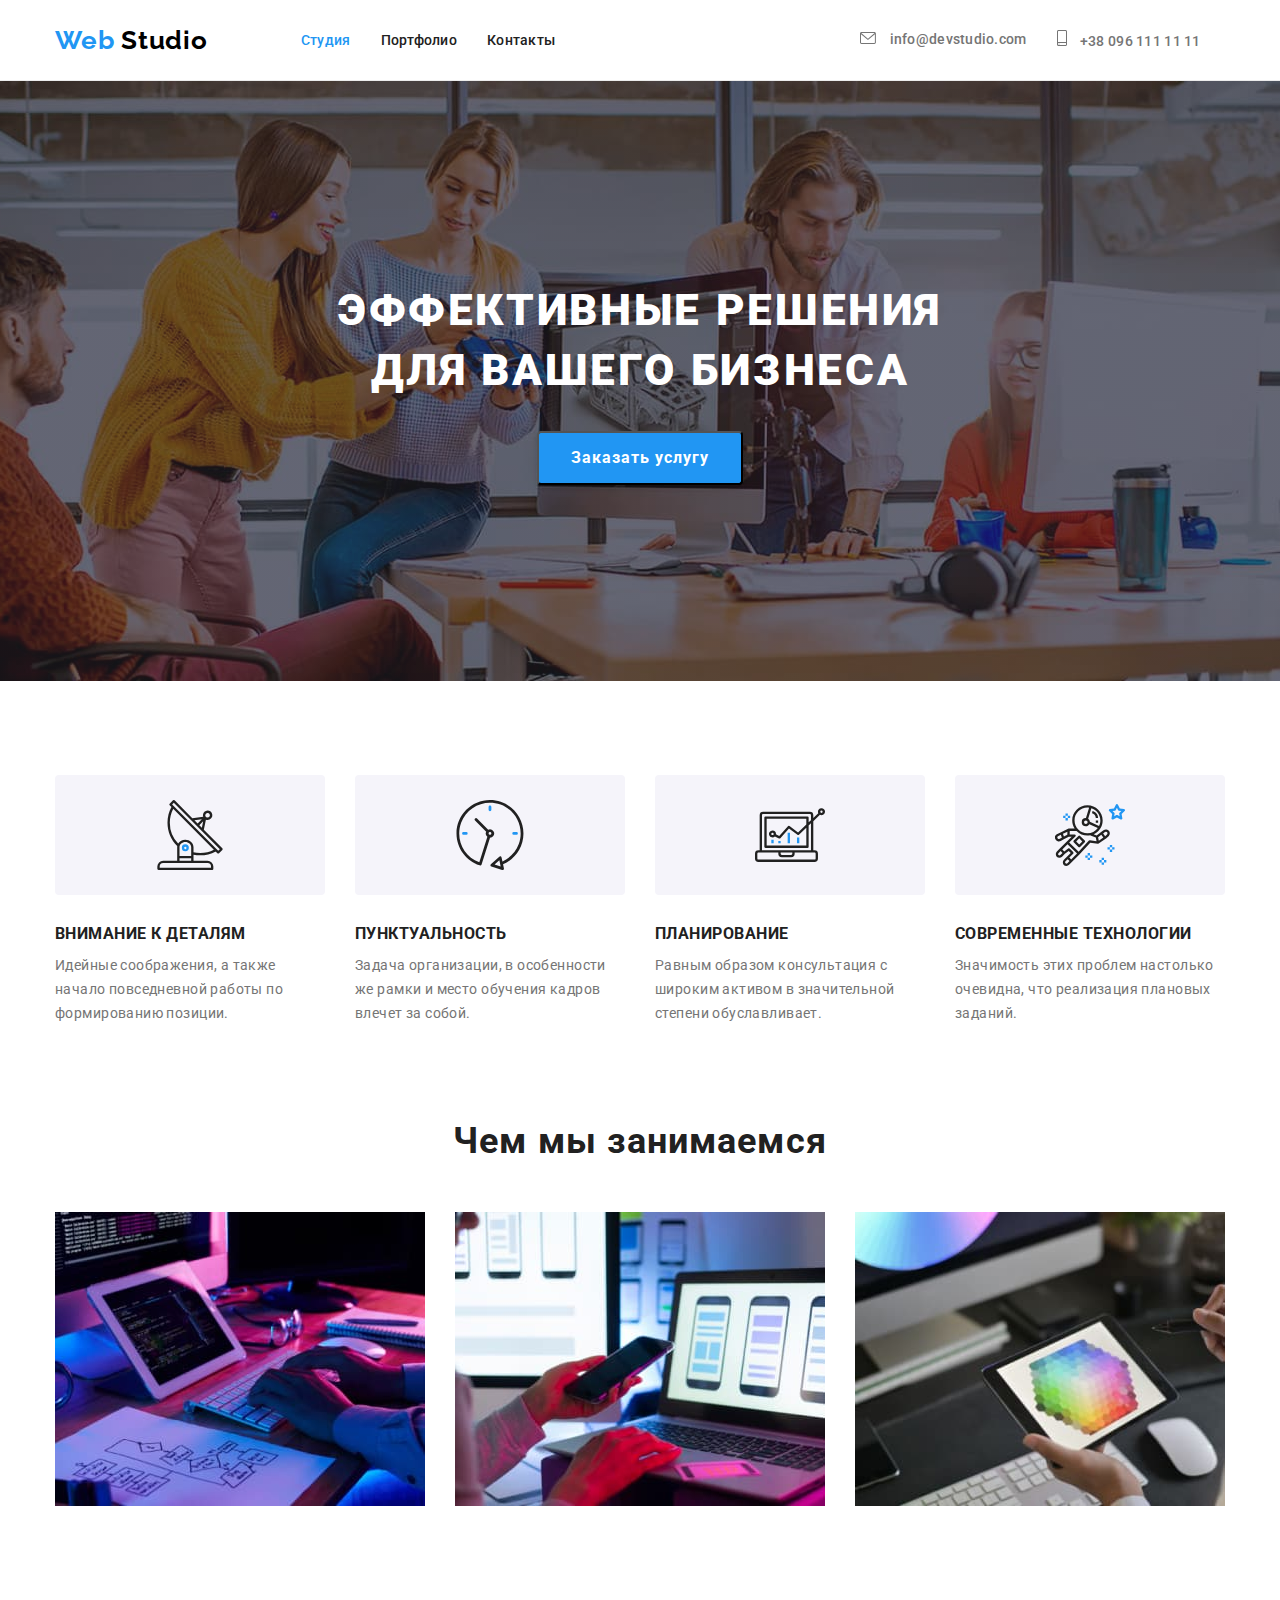
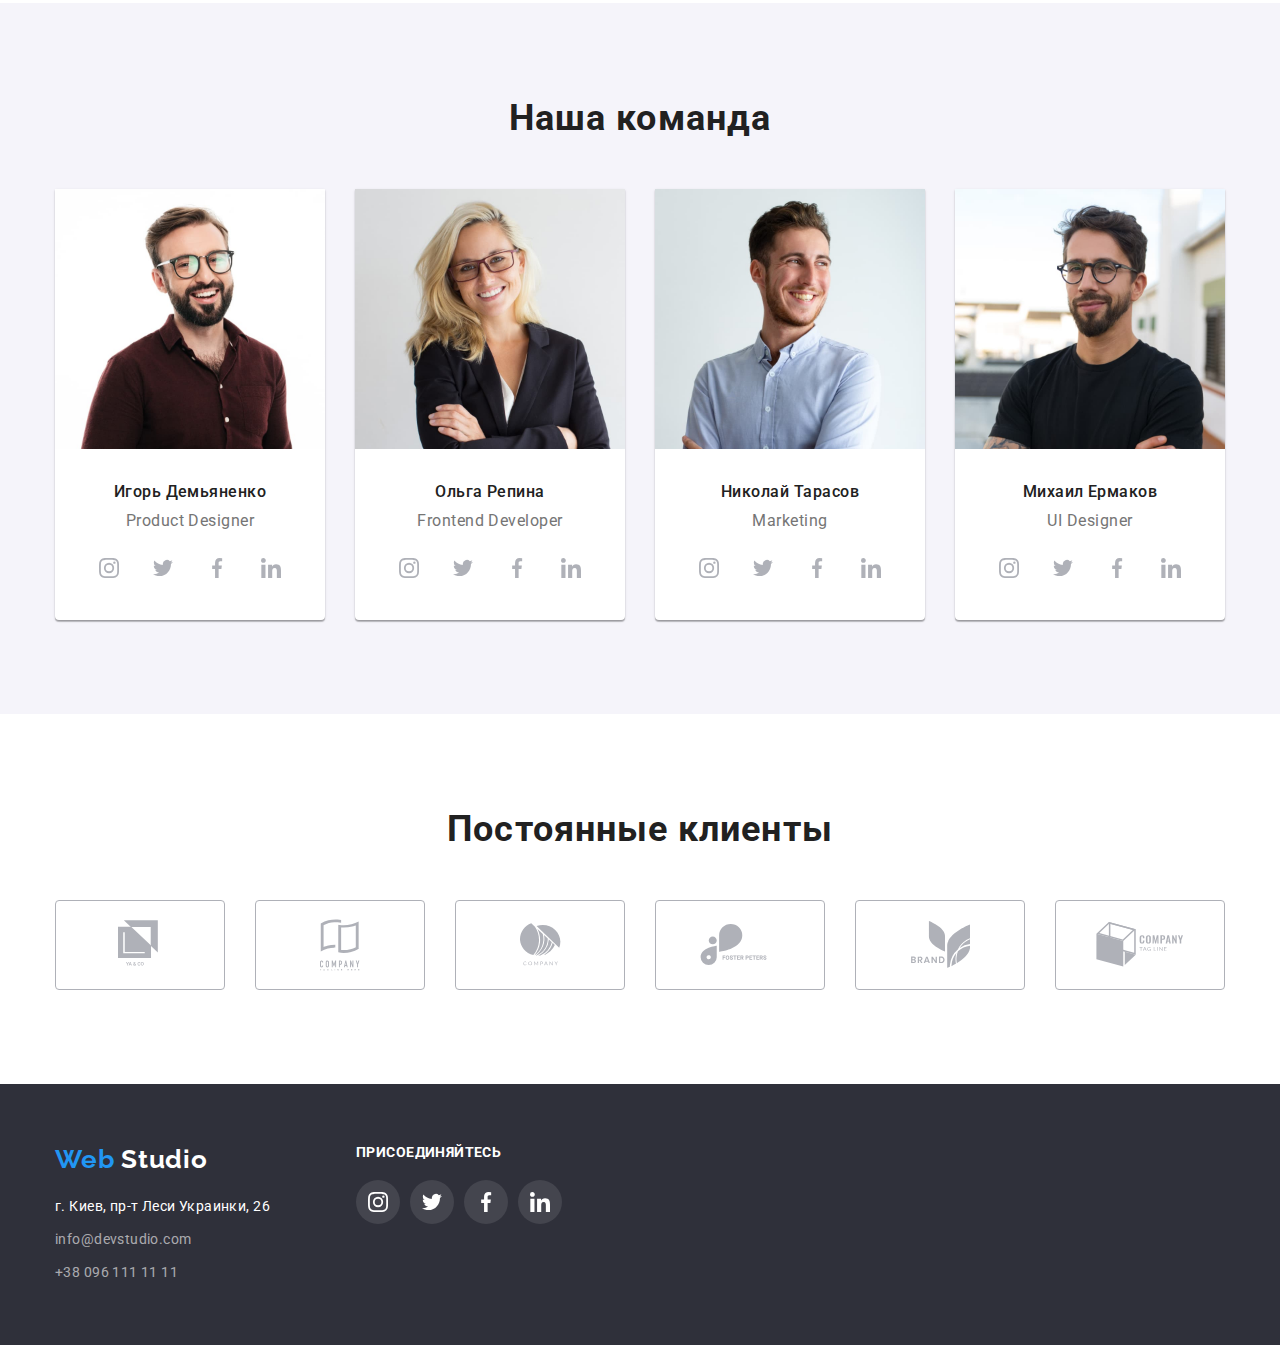
<file: index.html>
<!DOCTYPE html>
<html lang="ru">
	<head>
		<meta charset="UTF-8" />
		<meta name="viewport" content="width=device-width, initial-scale=1.0" />
		<title>Студия</title>
		<link
			rel="stylesheet"
			href="https://cdnjs.cloudflare.com/ajax/libs/modern-normalize/1.0.0/modern-normalize.min.css"
		/>
		<link rel="preconnect" href="https://fonts.gstatic.com" />
		<link
			href="https://fonts.googleapis.com/css2?family=Raleway:wght@700&family=Roboto:wght@400;500;700;900&display=swap"
			rel="stylesheet"
		/>
		<link rel="stylesheet" href="./css/styles.css" />
	</head>
	<body>
		<header class="header">
			<div class="container">
				<nav class="navigation">
					<a class="logo link" href="/index.html" lang="en">
						Web
						<span class="logo_black">Studio</span>
					</a>
					<ul class="menu_list list">
						<li class="menu_list_item">
							<a class="menu_list_link active_link link" href="#">Студия</a>
						</li>
						<li class="menu_list_item">
							<a class="menu_list_link link" href="./portfolio.html">Портфолио</a>
						</li>
						<li class="menu_list_item">
							<a class="menu_list_link link" href="./index.html">Контакты</a>
						</li>
					</ul>
				</nav>
				<address class="address">
					<a class="contact_mail link" href="mailto:info@devstudio.com">
						<svg class="pic_envelope" width="16px" height="12px">
							<use href="./images_svg/sprite.svg#envelope"></use>
						</svg>
						info@devstudio.com
					</a>
					<a class="contact_tel link" href="tel:+380961111111">
						<svg class="pic_smartphone" width="10px" height="16px">
							<use href="./images_svg/sprite.svg#smartphone"></use>
						</svg>
						+38 096 111 11 11
					</a>
				</address>
			</div>
		</header>
		<main>
			<!---HERO-->
			<section class="hero">
				<h1 class="hero_title">
					Эффективные решения
					<br />
					для вашего бизнеса
				</h1>
				<button class="button" type="button">Заказать услугу</button>
			</section>

			<!---Особенности-->
			<section class="features">
				<div class="container">
					<h2 class="features_title" hidden>Особенности</h2>
					<ul class="features_list list">
						<li class="features_list_item icon-antenna">
							<div class="features_item_pic">
								<svg class="feature_pic">
									<use href="./images_svg/sprite.svg#antenna"></use>
								</svg>
							</div>
							<h3 class="features_item_title">Внимание к деталям</h3>
							<p class="features_item_description">
								Идейные соображения, а также начало повседневной работы по формированию позиции.
							</p>
						</li>
						<li class="features_list_item icon-clock">
							<div class="features_item_pic">
								<svg class="feature_pic">
									<use href="./images_svg/sprite.svg#clock"></use>
								</svg>
							</div>
							<h3 class="features_item_title">Пунктуальность</h3>
							<p class="features_item_description">
								Задача организации, в особенности же рамки и место обучения кадров влечет за собой.
							</p>
						</li>
						<li class="features_list_item icon-diagram">
							<div class="features_item_pic">
								<svg class="feature_pic">
									<use href="./images_svg/sprite.svg#diagram"></use>
								</svg>
							</div>
							<h3 class="features_item_title">Планирование</h3>
							<p class="features_item_description">
								Равным образом консультация с широким активом в значительной степени обуславливает.
							</p>
						</li>
						<li class="features_list_item icon-astronaut">
							<div class="features_item_pic">
								<svg class="feature_pic">
									<use href="./images_svg/sprite.svg#astronaut"></use>
								</svg>
							</div>
							<h3 class="features_item_title">Современные технологии</h3>
							<p class="features_item_description">
								Значимость этих проблем настолько очевидна, что реализация плановых заданий.
							</p>
						</li>
					</ul>
				</div>
			</section>

			<!--Чем мы занимаемся-->
			<section class="about">
				<div class="container">
					<h2 class="about_title">Чем мы занимаемся</h2>
					<ul class="about_list list">
						<li class="about_img"><img src="./images/box_1.jpg" alt="box_1" width="370" /></li>
						<li class="about_img"><img src="./images/box_2.jpg" alt="box_2" width="370" /></li>
						<li class="about_img"><img src="./images/box_3.jpg" alt="box_3" width="370" /></li>
					</ul>
				</div>
			</section>

			<!--Наша команда-->
			<section class="our_team">
				<h2 class="our_team_title">Наша команда</h2>
				<div class="container">
					<ul class="our_team_list list">
						<li class="our_team_item">
							<img class="our_team_img" src="./images/demjanenko.jpg" alt="Игорь Демьяненко (фото)" width="270" />
							<h3 class="our_team_person">Игорь Демьяненко</h3>
							<p class="our_team_profession" lang="en">Product Designer</p>
							<ul class="social_list list">
								<li class="social_item icon-instagram">
									<a class="link_social" href="https://www.instagram.com/" aria-label="instagram">
										<svg class="icon_link">
											<use href="./images_svg/sprite.svg#instagram"></use>
										</svg>
									</a>
								</li>
								<li class="social_item icon-twitter">
									<a class="link_social" href="https://twitter.com/?lang=ru" aria-label="twitter">
										<svg class="icon_link">
											<use href="./images_svg/sprite.svg#twitter"></use>
										</svg>
									</a>
								</li>
								<li class="social_item icon-facebook">
									<a class="link_social" href="https://www.facebook.com/" aria-label="facebook">
										<svg class="icon_link">
											<use href="./images_svg/sprite.svg#facebook"></use>
										</svg>
									</a>
								</li>
								<li class="social_item icon-linkedin">
									<a
										class="link_social"
										href="https://www.linkedin.com/authwall?trk=bf&trkInfo=AQFQU4GR1DfptQAAAXaBrENY4tUHcgxnQT-7zcfJdnDuVNA3asmFvfvqSu0NkFpVjfwIOHPbWcX_E11xOpwyYZSCx-Q_JW-6I7pPxdfFWjn7p-mJKkLdEw6dqwgr5nu7y8K1pEQ=&originalReferer=https://www.google.com/&sessionRedirect=https%3A%2F%2Fru.linkedin.com%2F"
										aria-label="linkedin"
									>
										<svg class="icon_link">
											<use href="./images_svg/sprite.svg#linkedin"></use>
										</svg>
									</a>
								</li>
							</ul>
						</li>
						<li class="our_team_item">
							<img class="our_team_img" src="./images/repina.jpg" alt="Ольга Репина (фото)" width="270" />
							<h3 class="our_team_person">Ольга Репина</h3>
							<p class="our_team_profession" lang="en">Frontend Developer</p>
							<ul class="social_list list">
								<li class="social_item icon-instagram">
									<a class="link_social" href="https://www.instagram.com/" aria-label="instagram">
										<svg class="icon_link">
											<use href="./images_svg/sprite.svg#instagram"></use>
										</svg>
									</a>
								</li>
								<li class="social_item icon-twitter">
									<a class="link_social" href="https://twitter.com/?lang=ru" aria-label="twitter">
										<svg class="icon_link">
											<use href="./images_svg/sprite.svg#twitter"></use>
										</svg>
									</a>
								</li>
								<li class="social_item icon-facebook">
									<a class="link_social" href="https://www.facebook.com/" aria-label="facebook">
										<svg class="icon_link">
											<use href="./images_svg/sprite.svg#facebook"></use>
										</svg>
									</a>
								</li>
								<li class="social_item icon-linkedin">
									<a
										class="link_social"
										href="https://www.linkedin.com/authwall?trk=bf&trkInfo=AQFQU4GR1DfptQAAAXaBrENY4tUHcgxnQT-7zcfJdnDuVNA3asmFvfvqSu0NkFpVjfwIOHPbWcX_E11xOpwyYZSCx-Q_JW-6I7pPxdfFWjn7p-mJKkLdEw6dqwgr5nu7y8K1pEQ=&originalReferer=https://www.google.com/&sessionRedirect=https%3A%2F%2Fru.linkedin.com%2F"
										aria-label="linkedin"
									>
										<svg class="icon_link">
											<use href="./images_svg/sprite.svg#linkedin"></use>
										</svg>
									</a>
								</li>
							</ul>
						</li>
						<li class="our_team_item">
							<img class="our_team_img" src="./images/tarasov.jpg" alt="Николай Тарасов (фото)" width="270" />
							<h3 class="our_team_person">Николай Тарасов</h3>
							<p class="our_team_profession" lang="en">Marketing</p>
							<ul class="social_list list">
								<li class="social_item icon-instagram">
									<a class="link_social" href="https://www.instagram.com/" aria-label="instagram">
										<svg class="icon_link">
											<use href="./images_svg/sprite.svg#instagram"></use>
										</svg>
									</a>
								</li>
								<li class="social_item icon-twitter">
									<a class="link_social" href="https://twitter.com/?lang=ru" aria-label="twitter">
										<svg class="icon_link">
											<use href="./images_svg/sprite.svg#twitter"></use>
										</svg>
									</a>
								</li>
								<li class="social_item icon-facebook">
									<a class="link_social" href="https://www.facebook.com/" aria-label="facebook">
										<svg class="icon_link">
											<use href="./images_svg/sprite.svg#facebook"></use>
										</svg>
									</a>
								</li>
								<li class="social_item icon-linkedin">
									<a
										class="link_social"
										href="https://www.linkedin.com/authwall?trk=bf&trkInfo=AQFQU4GR1DfptQAAAXaBrENY4tUHcgxnQT-7zcfJdnDuVNA3asmFvfvqSu0NkFpVjfwIOHPbWcX_E11xOpwyYZSCx-Q_JW-6I7pPxdfFWjn7p-mJKkLdEw6dqwgr5nu7y8K1pEQ=&originalReferer=https://www.google.com/&sessionRedirect=https%3A%2F%2Fru.linkedin.com%2F"
										aria-label="linkedin"
									>
										<svg class="icon_link">
											<use href="./images_svg/sprite.svg#linkedin"></use>
										</svg>
									</a>
								</li>
							</ul>
						</li>
						<li class="our_team_item">
							<img class="our_team_img" src="./images/ermakov.jpg" alt="Михаил Ермаков (фото)" width="270" />
							<h3 class="our_team_person">Михаил Ермаков</h3>
							<p class="our_team_profession" lang="en">UI Designer</p>
							<ul class="social_list list">
								<li class="social_item icon-instagram">
									<a class="link_social" href="https://www.instagram.com/" aria-label="instagram">
										<svg class="icon_link">
											<use href="./images_svg/sprite.svg#instagram"></use>
										</svg>
									</a>
								</li>
								<li class="social_item icon-twitter">
									<a class="link_social" href="https://twitter.com/?lang=ru" aria-label="twitter">
										<svg class="icon_link">
											<use href="./images_svg/sprite.svg#twitter"></use>
										</svg>
									</a>
								</li>
								<li class="social_item icon-facebook">
									<a class="link_social" href="https://www.facebook.com/" aria-label="facebook">
										<svg class="icon_link">
											<use href="./images_svg/sprite.svg#facebook"></use>
										</svg>
									</a>
								</li>
								<li class="social_item icon-linkedin">
									<a
										class="link_social"
										href="https://www.linkedin.com/authwall?trk=bf&trkInfo=AQFQU4GR1DfptQAAAXaBrENY4tUHcgxnQT-7zcfJdnDuVNA3asmFvfvqSu0NkFpVjfwIOHPbWcX_E11xOpwyYZSCx-Q_JW-6I7pPxdfFWjn7p-mJKkLdEw6dqwgr5nu7y8K1pEQ=&originalReferer=https://www.google.com/&sessionRedirect=https%3A%2F%2Fru.linkedin.com%2F"
										aria-label="linkedin"
									>
										<svg class="icon_link">
											<use href="./images_svg/sprite.svg#linkedin"></use>
										</svg>
									</a>
								</li>
							</ul>
						</li>
					</ul>
				</div>
			</section>
			<!--Постоянные клиенты-->
			<section class="clients">
				<div class="container">
					<h2 class="clients_title">Постоянные клиенты</h2>
					<ul class="clients_list list">
						<li class="client">
							<a class="link_client" href="" aria-label="Logo_client">
								<svg class="icon_client" width="44" height="49">
									<use href="./images_svg/sprite.svg#logo-1"></use>
								</svg>
							</a>
						</li>
						<li class="client">
							<a class="link_client" href="" aria-label="Logo_client">
								<svg class="icon_client" width="40" height="52">
									<use href="./images_svg/sprite.svg#logo-2"></use>
								</svg>
							</a>
						</li>
						<li class="client">
							<a class="link_client" href="" aria-label="Logo_client">
								<svg class="icon_client" width="41" height="43">
									<use href="./images_svg/sprite.svg#logo-3"></use>
								</svg>
							</a>
						</li>
						<li class="client">
							<a class="link_client" href="" aria-label="Logo_client">
								<svg class="icon_client" width="80" height="42">
									<use href="./images_svg/sprite.svg#logo-4"></use>
								</svg>
							</a>
						</li>
						<li class="client">
							<a class="link_client" href="" aria-label="Logo_client">
								<svg class="icon_client" width="59" height="47">
									<use href="./images_svg/sprite.svg#logo-5"></use>
								</svg>
							</a>
						</li>
						<li class="client">
							<a class="link_client" href="" aria-label="Logo_client">
								<svg class="icon_client" width="88" height="45">
									<use href="./images_svg/sprite.svg#logo-6"></use>
								</svg>
							</a>
						</li>
					</ul>
				</div>
			</section>
		</main>
		<!--Footer-->
		<footer class="footer">
			<div class="container footer1">
				<div class="footer2">
					<a class="logo link" href="/" lang="en">
						Web
						<span class="logo_white">Studio</span>
					</a>
					<address class="address_footer">
						<p class="post_address">г. Киев, пр-т Леси Украинки, 26</p>
						<a class="footer_contact_mail link" href="mailto:info@devstudio.com">info@devstudio.com</a>
						<br />
						<a class="footer_contact_tel link" href="tel:+380961111111">+38 096 111 11 11</a>
					</address>
				</div>
				<div class="container footer_socials">
					<p class="contact_us">Присоединяйтесь</p>
					<ul class="footer_social_list list">
						<li class="social_item icon-instagram">
							<a class="link_social dark_bg" href="https://www.instagram.com/" aria-label="instagram">
								<svg class="icon_link">
									<use href="./images_svg/sprite.svg#instagram"></use>
								</svg>
							</a>
						</li>
						<li class="social_item icon-twitter">
							<a class="link_social dark_bg" href="https://twitter.com/?lang=ru" aria-label="twitter">
								<svg class="icon_link">
									<use href="./images_svg/sprite.svg#twitter"></use>
								</svg>
							</a>
						</li>
						<li class="social_item icon-facebook">
							<a class="link_social dark_bg" href="https://www.facebook.com/" aria-label="facebook">
								<svg class="icon_link">
									<use href="./images_svg/sprite.svg#facebook"></use>
								</svg>
							</a>
						</li>
						<li class="social_item icon-linkedin">
							<a
								class="link_social dark_bg"
								href="https://www.linkedin.com/authwall?trk=bf&trkInfo=AQFQU4GR1DfptQAAAXaBrENY4tUHcgxnQT-7zcfJdnDuVNA3asmFvfvqSu0NkFpVjfwIOHPbWcX_E11xOpwyYZSCx-Q_JW-6I7pPxdfFWjn7p-mJKkLdEw6dqwgr5nu7y8K1pEQ=&originalReferer=https://www.google.com/&sessionRedirect=https%3A%2F%2Fru.linkedin.com%2F"
								aria-label="linkedin"
							>
								<svg class="icon_link">
									<use href="./images_svg/sprite.svg#linkedin"></use>
								</svg>
							</a>
						</li>
					</ul>
				</div>
			</div>
		</footer>
	</body>
</html>
</file>
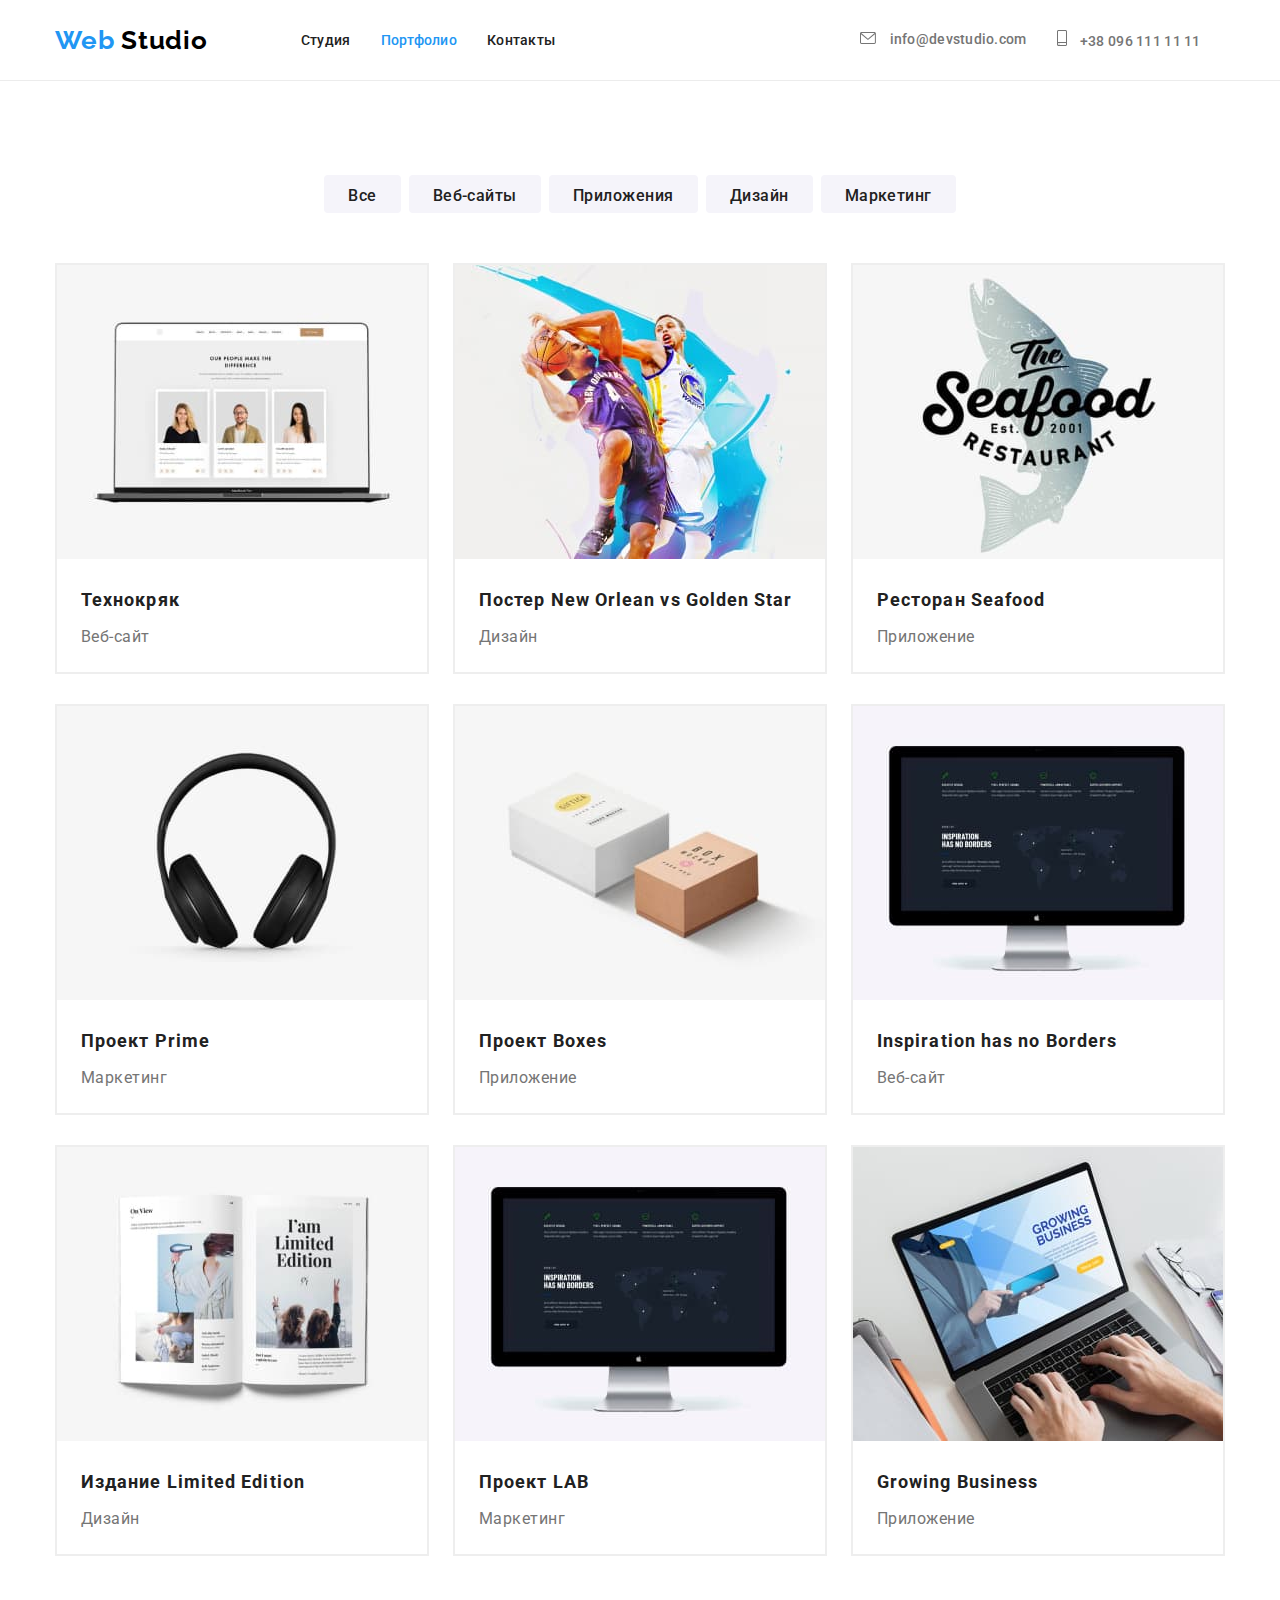
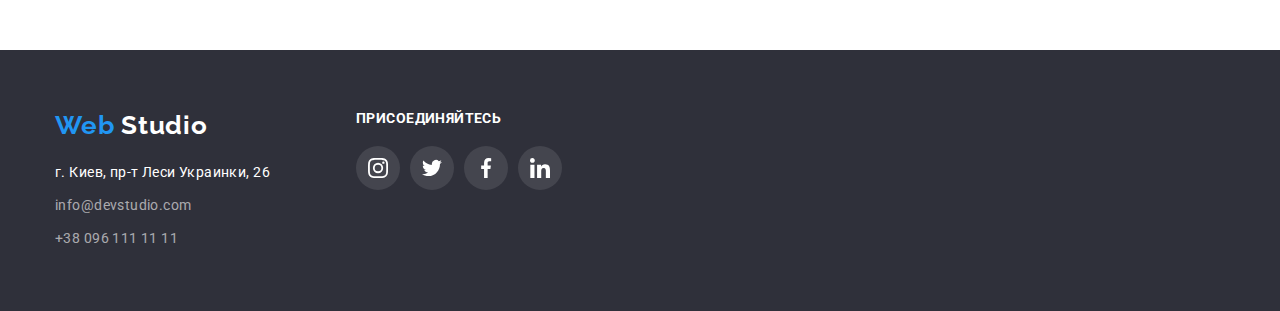
<file: portfolio.html>
<!DOCTYPE html>
<html lang="ru">
	<head>
		<meta charset="UTF-8" />
		<meta name="viewport" content="width=device-width, initial-scale=1.0" />
		<title>Портфолиоt</title>
		<link
			rel="stylesheet"
			href="https://cdnjs.cloudflare.com/ajax/libs/modern-normalize/1.0.0/modern-normalize.min.css"
		/>
		<link rel="preconnect" href="https://fonts.gstatic.com" />
		<link
			href="https://fonts.googleapis.com/css2?family=Raleway:wght@700&family=Roboto:wght@400;500;700;900&display=swap"
			rel="stylesheet"
		/>
		<link rel="stylesheet" href="./css/styles.css" />
	</head>
	<body>
		<header class="header">
			<div class="container">
				<nav class="navigation">
					<a class="logo link" href="/" lang="en">
						Web
						<span class="logo_black">Studio</span>
					</a>
					<ul class="menu_list list">
						<li class="menu_list_item">
							<a class="menu_list_link link" href="./index.html">Студия</a>
						</li>
						<li class="menu_list_item">
							<a class="menu_list_link active_link link" href="#">Портфолио</a>
						</li>
						<li class="menu_list_item">
							<a class="menu_list_link link" href="./index.html">Контакты</a>
						</li>
					</ul>
				</nav>
				<address class="address">
					<a class="contact_mail link" href="mailto:info@devstudio.com">
						<svg class="pic_envelope" width="16px" height="12px">
							<use href="./images_svg/sprite.svg#envelope"></use>
						</svg>
						info@devstudio.com
					</a>
					<a class="contact_tel link" href="tel:+380961111111">
						<svg class="pic_smartphone" width="10px" height="16px">
							<use href="./images_svg/sprite.svg#smartphone"></use>
						</svg>
						+38 096 111 11 11
					</a>
				</address>
			</div>
		</header>
		<main>
			<!--Фильтры-->
			<section class="filters">
				<div class="container">
					<h2 class="filters_title" hidden>Фильтры</h2>
					<div class="filters_buttons">
						<ul class="filters_list list">
							<li class="filter_name"><button class="button2" type="button">Все</button></li>
							<li class="filter_name"><button class="button2" type="button">Веб-сайты</button></li>
							<li class="filter_name"><button class="button2" type="button">Приложения</button></li>
							<li class="filter_name"><button class="button2" type="button">Дизайн</button></li>
							<li class="filter_name"><button class="button2" type="button">Маркетинг</button></li>
						</ul>
						<h2 hidden>--Проекты--</h2>
						<ul class="project_list list">
							<li class="project_item">
								<a class="project_item" href="">
									<img class="project_image" src="./images_portfolio/tehnokrak.jpg" alt="Технокряк" />
									<div class="proj_title">
										<h3 class="proj_name">Технокряк</h3>
										<p class="proj_description">Веб-сайт</p>
									</div>
								</a>
							</li>
							<li class="project_item">
								<a class="project_item" href="">
									<img
										class="project_image"
										src="./images_portfolio/new-orlean.jpg"
										alt="Постер New Orlean vs Golden Star"
									/>
									<div class="proj_title">
										<h3 class="proj_name">Постер New Orlean vs Golden Star</h3>
										<p class="proj_description">Дизайн</p>
									</div>
								</a>
							</li>
							<li class="project_item">
								<a class="project_item" href="">
									<img class="project_image" src="./images_portfolio/Seafood.jpg" alt="Ресторан Seafood" />
									<div class="proj_title">
										<h3 class="proj_name">Ресторан Seafood</h3>
										<p class="proj_description">Приложение</p>
									</div>
								</a>
							</li>
							<li class="project_item">
								<a class="project_item" href="">
									<img class="project_image" src="./images_portfolio/prime.jpg" alt="Проект Prime" />
									<div class="proj_title">
										<h3 class="proj_name">Проект Prime</h3>
										<p class="proj_description">Маркетинг</p>
									</div>
								</a>
							</li>
							<li class="project_item">
								<a class="project_item" href="">
									<img class="project_image" src="./images_portfolio/boxes.jpg" alt="Проект Boxes" />
									<div class="proj_title">
										<h3 class="proj_name">Проект Boxes</h3>
										<p class="proj_description">Приложение</p>
									</div>
								</a>
							</li>
							<li class="project_item">
								<a class="project_item" href="">
									<img
										class="project_image"
										src="./images_portfolio/inspiration.jpg"
										alt="Inspiration has no Borders"
									/>
									<div class="proj_title">
										<h3 class="proj_name">Inspiration has no Borders</h3>
										<p class="proj_description">Веб-сайт</p>
									</div>
								</a>
							</li>
							<li class="project_item">
								<a class="project_item" href="">
									<img
										class="project_image"
										src="./images_portfolio/limited-edition.jpg"
										alt="Издание Limited Edition"
									/>
									<div class="proj_title">
										<h3 class="proj_name">Издание Limited Edition</h3>
										<p class="proj_description">Дизайн</p>
									</div>
								</a>
							</li>
							<li class="project_item">
								<a class="project_item" href="">
									<img class="project_image" src="./images_portfolio/inspiration.jpg" alt="Проект LAB" />
									<div class="proj_title">
										<h3 class="proj_name">Проект LAB</h3>
										<p class="proj_description">Маркетинг</p>
									</div>
								</a>
							</li>
							<li class="project_item">
								<a class="project_item" href="">
									<img class="project_image" src="./images_portfolio/growing-business.jpg" alt="Growing Business" />
									<div class="proj_title">
										<h3 class="proj_name">Growing Business</h3>
										<p class="proj_description">Приложение</p>
									</div>
								</a>
							</li>
						</ul>
					</div>
				</div>
			</section>
		</main>
		<!--Footer-->
		<footer class="footer">
			<div class="container footer1">
				<div class="footer2">
					<a class="logo link" href="/" lang="en">
						Web
						<span class="logo_white">Studio</span>
					</a>
					<address class="address_footer">
						<p class="post_address">г. Киев, пр-т Леси Украинки, 26</p>
						<a class="footer_contact_mail link" href="mailto:info@devstudio.com">info@devstudio.com</a>
						<br />
						<a class="footer_contact_tel link" href="tel:+380961111111">+38 096 111 11 11</a>
					</address>
				</div>
				<div class="container footer_socials">
					<p class="contact_us">Присоединяйтесь</p>
					<ul class="footer_social_list list">
						<li class="social_item icon-instagram">
							<a class="link_social dark_bg" href="https://www.instagram.com/" aria-label="instagram">
								<svg class="icon_link">
									<use href="./images_svg/sprite.svg#instagram"></use>
								</svg>
							</a>
						</li>
						<li class="social_item icon-twitter">
							<a class="link_social dark_bg" href="https://twitter.com/?lang=ru" aria-label="twitter">
								<svg class="icon_link">
									<use href="./images_svg/sprite.svg#twitter"></use>
								</svg>
							</a>
						</li>
						<li class="social_item icon-facebook">
							<a class="link_social dark_bg" href="https://www.facebook.com/" aria-label="facebook">
								<svg class="icon_link">
									<use href="./images_svg/sprite.svg#facebook"></use>
								</svg>
							</a>
						</li>
						<li class="social_item icon-linkedin">
							<a
								class="link_social dark_bg"
								href="https://www.linkedin.com/authwall?trk=bf&trkInfo=AQFQU4GR1DfptQAAAXaBrENY4tUHcgxnQT-7zcfJdnDuVNA3asmFvfvqSu0NkFpVjfwIOHPbWcX_E11xOpwyYZSCx-Q_JW-6I7pPxdfFWjn7p-mJKkLdEw6dqwgr5nu7y8K1pEQ=&originalReferer=https://www.google.com/&sessionRedirect=https%3A%2F%2Fru.linkedin.com%2F"
								aria-label="linkedin"
							>
								<svg class="icon_link">
									<use href="./images_svg/sprite.svg#linkedin"></use>
								</svg>
							</a>
						</li>
					</ul>
				</div>
			</div>
		</footer>
	</body>
</html>
</file>
<file: css/styles.css>
/*font-family: "Raleway", sans-serif;
font-family: "Roboto", sans-serif; */

h1,
h2,
h3,
h4,
h5,
h6,
p {
	margin: 0;
	padding: 0;
}

ul {
	margin: 0;
	padding: 0;
}

:root {
	--main-font: "Roboto", sans-serif;
	--secondary-font: "Raleway", sans-serif;
	--accent-color: #2196f3;
}

body {
	font-family: var(--main-font);
	font-style: normal;
	font-size: 14px;
}

.link {
	font-style: normal;
	font-weight: 500;
	line-height: 1.14;
	letter-spacing: 0.02em;
	font-size: 14px;
	color: #212121;
	text-decoration: none;
	cursor: pointer;
}

.list {
	list-style: none;
}

.img {
	display: block;
}

.container {
	width: 1200px;
	margin: 0 auto;
	padding: 0 15px;
}
/*==================   header   ==================*/
/* .header {
	border-bottom: 1px solid #ececec;
} */

.header::after {
	display: block;
	content: "";
	height: 1px;
	background-color: #ececec;
}

.header .container {
	display: flex;
	align-items: center;
	height: 80px;
}

.navigation {
	display: flex;
	align-items: center;
}

.menu_list {
	display: flex;
	margin-right: 305px;
}

.menu_list_item:not(:last-child),
.contact_mail {
	margin-right: 30px;
}

.pic_smartphone,
.pic_envelope {
	/* display: inline-block; */
	margin-right: 10px;
	fill: #757575;
}

.address {
	display: flex;
	align-items: center;
}

.header .logo {
	margin-right: 93px;
}

.logo {
	font-family: var(--secondary-font);
	font-weight: 700;
	font-size: 26px;
	line-height: 1.192;
	/* identical to box height */
	letter-spacing: 0.03em;
	color: var(--accent-color);
}

.logo_black {
	color: #000000;
}

.contact_mail,
.contact_tel {
	color: #757575;
}
.active_link,
.menu_list_link:hover,
.menu_list_link:focus,
.contact_mail:hover,
.contact_mail:focus,
.contact_tel:hover,
.contact_tel:focus {
	color: var(--accent-color);
}

.contact_mail:hover .pic_envelope,
.contact_mail:focus .pic_envelope,
.contact_tel:hover .pic_smartphone,
.contact_tel:focus .pic_smartphone {
	fill: var(--accent-color);
}
/*==================   END header   ==================*/

/*==================   HERO   ==================*/
.hero {
	min-height: 600px;
	/* max-width: 1600px; */
	margin-left: auto;
	margin-right: auto;
	background-image: linear-gradient(to right, rgba(47, 48, 58, 0.4), rgba(47, 48, 58, 0.4)),
		url(../images/background.jpg);
	background-repeat: no-repeat;
	background-position: center;
	background-size: cover;
	background-color: #2f303a;
}

.hero_title {
	font-weight: 900;
	font-size: 44px;
	line-height: 1.36;
	/* or 136% */

	text-align: center;
	letter-spacing: 0.06em;
	text-transform: uppercase;
	color: #ffffff;

	padding-top: 200px;
}

.button {
	font-weight: 700;
	font-size: 16px;
	line-height: 1.87;
	/* identical to box height, or 187% */

	display: flex;
	align-items: center;
	margin: auto;
	margin-top: 30px;
	min-width: 200px;
	/* height: 50px; */
	letter-spacing: 0.06em;
	justify-content: center;
	color: #ffffff;
	padding: 10px 32px;

	background: var(--accent-color);
	box-shadow: 0px 4px 4px rgba(0, 0, 0, 0.15);
	border-radius: 4px;
	cursor: pointer;
}
/*==================   END HERO   ==================*/

/*==================   Features   ==================*/
.features {
	padding-top: 94px;
}

.features_list {
	display: flex;
	align-items: center;
}

.features_list_item {
	display: block;
	width: 270px;
}

.features_list_item:not(:last-child) {
	margin-right: 30px;
}

/* ======================картинки как background (помощью 
                  псевдоэлемента ::before     =================== */
/* 
.features_list_item::before {
	display: block;
	content: "";
	height: 120px;
	margin-bottom: 30px;
	background-size: 70px;
	background-repeat: no-repeat;
	background-position: center;
	background-color: #f5f4fa;
	border-radius: 4px;
}

.icon-antenna::before {
	background-image: url(../images_svg/antenna.svg);
}

.icon-clock::before {
	background-image: url(../images_svg/clock.svg);
}

.icon-diagram::before {
	background-image: url(../images_svg/diagram.svg);
}

.icon-astronaut::before {
	background-image: url(../images_svg/astronaut.svg);
} */

.features_item_pic {
	display: block;
	padding: 25px 100px;
	/* content: ""; */
	height: 120px;
	margin-bottom: 30px;
	/* background-size: 70px;
	background-repeat: no-repeat;
	background-position: center; */
	background-color: #f5f4fa;
	border-radius: 4px;
	justify-content: center;
}

.feature_pic {
	display: block;
	height: 70px;
	width: 70px;
	margin: 0;
}

.features_item_title {
	font-weight: 700;
	line-height: 1.143;
	letter-spacing: 0.03em;
	text-transform: uppercase;
	color: #212121;
}

.features_item_description {
	font-weight: 400;
	line-height: 1.71;
	/* or 171% */
	letter-spacing: 0.03em;
	color: #757575;
	margin-top: 10px;
}
/*==================   END Features   ==================*/

/*==================   ABOUT   ==================*/
.about {
	padding-top: 94px;
	padding-bottom: 94px;
	/* display: flex;
	align-items: center; */
}

.about_title {
	font-weight: 700;
	font-size: 36px;
	line-height: 1.167;
	text-align: center;
	letter-spacing: 0.03em;

	color: #212121;
}

.about_list {
	display: flex;
	align-items: center;
	margin-top: 50px;
}

.about_img:not(:last-child) {
	margin-right: 30px;
	flex-basis: calc((100%-60) / 3);
	/* 370px; */
}
/*==================   END ABOUT   ==================*/

/*==================   OUR TEAM   ==================*/
.our_team {
	/* margin-top: 94px; */
	background: #f5f4fa;
	padding-top: 94px;
	padding-bottom: 94px;
}

.our_team_title {
	font-weight: 700;
	font-size: 36px;
	line-height: 1.167;
	text-align: center;
	letter-spacing: 0.03em;
	color: #212121;
	margin-bottom: 50px;
}

.our_team_list {
	display: flex;
}

.our_team_item {
	display: block;
	flex-basis: calc((100%-90) / 4);
	background: #ffffff;
	box-shadow: 0px 1px 3px rgba(0, 0, 0, 0.12), 0px 1px 1px rgba(0, 0, 0, 0.14), 0px 2px 1px rgba(0, 0, 0, 0.2);
	border-radius: 0px 0px 4px 4px;
}

.our_team_item:not(:last-child) {
	margin-right: 30px;
}

.our_team_person,
.our_team_profession {
	font-weight: 500;
	font-size: 16px;
	line-height: 1.1875;
	/* identical to box height */
	text-align: center;
	letter-spacing: 0.03em;
	color: #212121;
	margin-top: 30px;
}

.our_team_profession {
	font-weight: 400;
	color: #757575;
	margin-top: 10px;
}

.social_list {
	display: flex;
	margin: 16px 32px 30px;
	justify-content: space-between;
}

.link_social {
	display: flex;
	justify-content: center;
	align-items: center;
	width: 44px;
	height: 44px;
	/* color: #afb1b8; */
	background-color: #ffffff;
	/* border: none; */
	border-radius: 50%;
	/* cursor: pointer; */
}

.icon_link {
	/* display: block; */
	height: 20px;
	width: 20px;
	fill: #afb1b8;
}

.link_social:hover,
.link_social:focus {
	background-color: var(--accent-color);
}

.link_social:hover .icon_link,
.link_social:focus .icon_link {
	fill: #ffffff;
}
/*==================   END OUR TEAM   ==================*/

/*==================   CLIENTS   ==================*/
.clients {
	padding-top: 94px;
	padding-bottom: 94px;
	/* display: flex;
	align-items: center; */
}

.clients_title {
	font-weight: 700;
	font-size: 36px;
	line-height: 1.167;
	text-align: center;
	letter-spacing: 0.03em;
	color: #212121;
}

.clients_list {
	display: flex;
	/* align-items: center; */
	margin-top: 50px;
	justify-content: space-between;
}

.link_client {
	display: flex;
	justify-content: center;
	align-items: center;
	width: 170px;
	height: 90px;
	border: 1px solid #afb1b8;
	border-radius: 4px;
	background-color: #ffffff;
}

.icon_client {
	display: block;
	fill: #afb1b8;
}

.link_client:hover,
.link_client:focus {
	border: 1px solid var(--accent-color);
}

.link_client:hover .icon_client,
.link_client:focus .icon_client {
	fill: var(--accent-color);
}
/*==================   END ABOUT   ==================*/

/*==================   FOOTER   ==================*/

.logo_white {
	color: #ffffff;
}

.footer {
	background: #2f303a;
}

.footer1 {
	display: flex;
	font-weight: 400;
	letter-spacing: 0.03em;
	padding-top: 60px;
	padding-bottom: 60px;
}

.footer2 {
	display: block;
	width: 231px;
}

.address_footer {
	display: block;
}
.post_address {
	font-style: normal;
	line-height: 1.71;
	color: #ffffff;
	margin: 20px 0 0 0;
}
.footer_contact_mail,
.footer_contact_tel {
	display: inline-block;
	font-style: normal;
	font-weight: 400;
	letter-spacing: 0.03em;
	line-height: 1.71;
	color: rgba(255, 255, 255, 0.6);
	margin-top: 9px;
}

.footer_socials {
	display: block;
	width: 206px;
	padding: 0;
	margin-left: 70px;
	/* outline: cyan solid 1px; */
}

.footer_social_list {
	display: flex;
	margin-top: 20px;
	/* outline: #000000 solid 1px; */
	list-style: none;
	height: 44px;
	justify-content: space-between;
}

.dark_bg {
	background-color: rgba(255, 255, 255, 0.1);
}

.dark_bg:hover,
.dark_bg:focus {
	background-color: var(--accent-color);
}

.dark_bg .icon_link,
.dark_bg:focus .icon_link,
.dark_bg:hover .icon_link {
	fill: #ffffff;
}

.contact_us {
	display: inline-block;
	font-family: Roboto;
	font-style: normal;
	font-weight: 700;
	font-size: 14px;
	line-height: 1.143;
	letter-spacing: 0.03em;
	text-transform: uppercase;
	color: #ffffff;
}
/*==================   END OF FOOTER   ==================*/

/*==================   PORTFOLIO   ==================*/

/*==================   FILTERS   ==================*/

.filters .container {
	padding-top: 94px;
	padding-bottom: 94px;
}

.filters_list {
	display: flex;
	justify-content: center;
	align-items: center;
}

.filter_name:not(:last-child) {
	margin-right: 8px;
}

.button2 {
	font-weight: 500;
	font-size: 16px;
	line-height: 1.62;
	/* identical to box height, or 162% */
	text-align: center;
	letter-spacing: 0.03em;
	color: #212121;

	margin: auto;
	height: 38px;
	padding: 6px 22px;

	background: #f5f4fa;
	border-radius: 4px;
	border-color: transparent;
	cursor: pointer;
}

.button2:hover,
.button2:focus {
	background-color: var(--accent-color);
	color: #ffffff;
}

.project_list {
	margin-top: 50px;
	display: flex;
	flex-wrap: wrap;
	justify-content: space-between;
	/* align-content: center; */
	align-items: center;
}

.project_item {
	display: block;
	flex-basis: calc(100% / 3 - 60px);
	padding: 0;
	margin-bottom: 30px;
	background: #ffffff;
	border: 1px solid #eeeeee;
	text-decoration: none;
	cursor: pointer;
}

.project_item:nth-last-child(-n + 3) {
	margin-bottom: 0;
}

.project_item:hover,
.project_item:focus {
	box-shadow: 0px 1px 1px rgba(0, 0, 0, 0.12), 0px 4px 4px rgba(0, 0, 0, 0.06), 1px 4px 6px rgba(0, 0, 0, 0.16);
}

.proj_title {
	padding: 20px 24px;
}

.proj_name {
	font-weight: bold;
	font-size: 18px;
	line-height: 2;
	letter-spacing: 0.06em;
	color: #212121;
	/* margin-top: 20px;
	margin-left: 24px; */
}

.proj_description {
	font-weight: 400;
	font-size: 16px;
	line-height: 1.87;
	/* identical to box height, or 187% */

	letter-spacing: 0.03em;
	color: #757575;
	margin-top: 4px;
}
</file>
